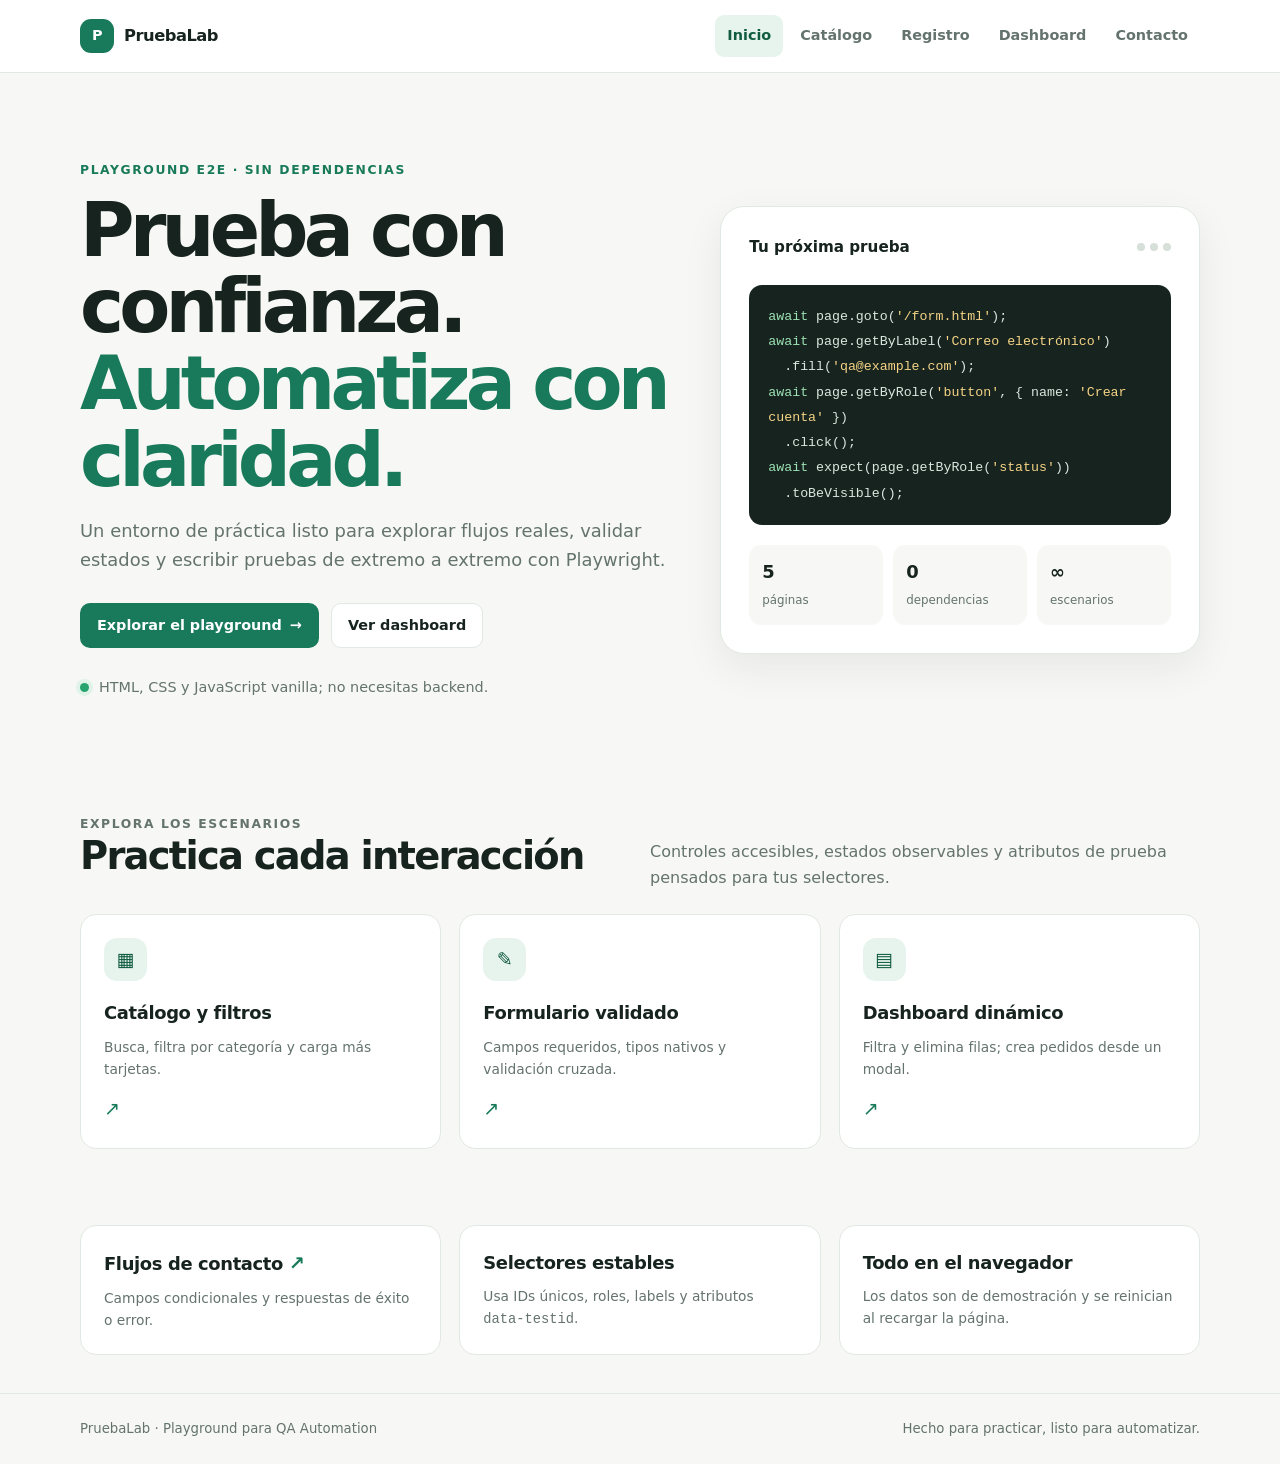
<file: index.html>
<!doctype html>
<html lang="es">
<head>
  <meta charset="utf-8">
  <meta name="viewport" content="width=device-width, initial-scale=1">
  <meta name="description" content="Un playground estático para practicar automatización E2E con Playwright.">
  <title>PruebaLab — Playground E2E</title>
  <link rel="stylesheet" href="styles.css">
  <script src="app.js" defer></script>
</head>
<body>
  <header class="site-header">
    <nav class="nav-wrap" aria-label="Navegación principal">
      <a class="brand" href="index.html"><span class="brand-mark" aria-hidden="true">P</span> PruebaLab</a>
      <button class="menu-toggle" type="button" data-nav-toggle aria-expanded="false" aria-label="Abrir menú">☰</button>
      <div class="nav-links" data-nav-links>
        <a href="index.html" data-page-link>Inicio</a><a href="catalog.html" data-page-link>Catálogo</a><a href="form.html" data-page-link>Registro</a><a href="dashboard.html" data-page-link>Dashboard</a><a href="contact.html" data-page-link>Contacto</a>
      </div>
    </nav>
  </header>
  <main>
    <section class="hero">
      <div class="container hero-grid">
        <div>
          <p class="eyebrow">Playground E2E · sin dependencias</p>
          <h1>Prueba con confianza. <span>Automatiza con claridad.</span></h1>
          <p class="lead">Un entorno de práctica listo para explorar flujos reales, validar estados y escribir pruebas de extremo a extremo con Playwright.</p>
          <div class="hero-actions"><a class="button" href="catalog.html">Explorar el playground <span aria-hidden="true">→</span></a><a class="button button--secondary" href="dashboard.html">Ver dashboard</a></div>
          <div class="hero-note"><span class="status-dot" aria-hidden="true"></span> HTML, CSS y JavaScript vanilla; no necesitas backend.</div>
        </div>
        <aside class="hero-card" aria-label="Ejemplo de prueba Playwright">
          <div class="hero-card-top"><strong>Tu próxima prueba</strong><div class="code-dots" aria-hidden="true"><span></span><span></span><span></span></div></div>
          <div class="code-sample"><span class="green">await</span> page.goto(<span class="yellow">'/form.html'</span>);<br><span class="green">await</span> page.getByLabel(<span class="yellow">'Correo electrónico'</span>)<br>&nbsp;&nbsp;.fill(<span class="yellow">'qa@example.com'</span>);<br><span class="green">await</span> page.getByRole(<span class="yellow">'button'</span>, { name: <span class="yellow">'Crear cuenta'</span> })<br>&nbsp;&nbsp;.click();<br><span class="green">await</span> expect(page.getByRole(<span class="yellow">'status'</span>))<br>&nbsp;&nbsp;.toBeVisible();</div>
          <div class="metric-row"><div class="metric"><strong>5</strong><span>páginas</span></div><div class="metric"><strong>0</strong><span>dependencias</span></div><div class="metric"><strong>∞</strong><span>escenarios</span></div></div>
        </aside>
      </div>
    </section>
    <section class="section section--compact">
      <div class="container">
        <div class="section-heading"><div><p class="eyebrow">Explora los escenarios</p><h2>Practica cada interacción</h2></div><p>Controles accesibles, estados observables y atributos de prueba pensados para tus selectores.</p></div>
        <div class="feature-grid">
          <a class="card link-card" href="catalog.html"><div class="feature-icon" aria-hidden="true">▦</div><h3>Catálogo y filtros</h3><p class="muted small">Busca, filtra por categoría y carga más tarjetas.</p><span class="arrow" aria-hidden="true">↗</span></a>
          <a class="card link-card" href="form.html"><div class="feature-icon" aria-hidden="true">✎</div><h3>Formulario validado</h3><p class="muted small">Campos requeridos, tipos nativos y validación cruzada.</p><span class="arrow" aria-hidden="true">↗</span></a>
          <a class="card link-card" href="dashboard.html"><div class="feature-icon" aria-hidden="true">▤</div><h3>Dashboard dinámico</h3><p class="muted small">Filtra y elimina filas; crea pedidos desde un modal.</p><span class="arrow" aria-hidden="true">↗</span></a>
        </div>
      </div>
    </section>
    <section class="section section--compact">
      <div class="container link-grid">
        <a class="card link-card" href="contact.html"><h3>Flujos de contacto <span class="arrow" aria-hidden="true">↗</span></h3><p class="muted small">Campos condicionales y respuestas de éxito o error.</p></a>
        <div class="card"><h3>Selectores estables</h3><p class="muted small">Usa IDs únicos, roles, labels y atributos <code>data-testid</code>.</p></div>
        <div class="card"><h3>Todo en el navegador</h3><p class="muted small">Los datos son de demostración y se reinician al recargar la página.</p></div>
      </div>
    </section>
  </main>
  <footer class="site-footer"><div class="container footer-inner"><span>PruebaLab · Playground para QA Automation</span><span>Hecho para practicar, listo para automatizar.</span></div></footer>
</body>
</html>
</file>
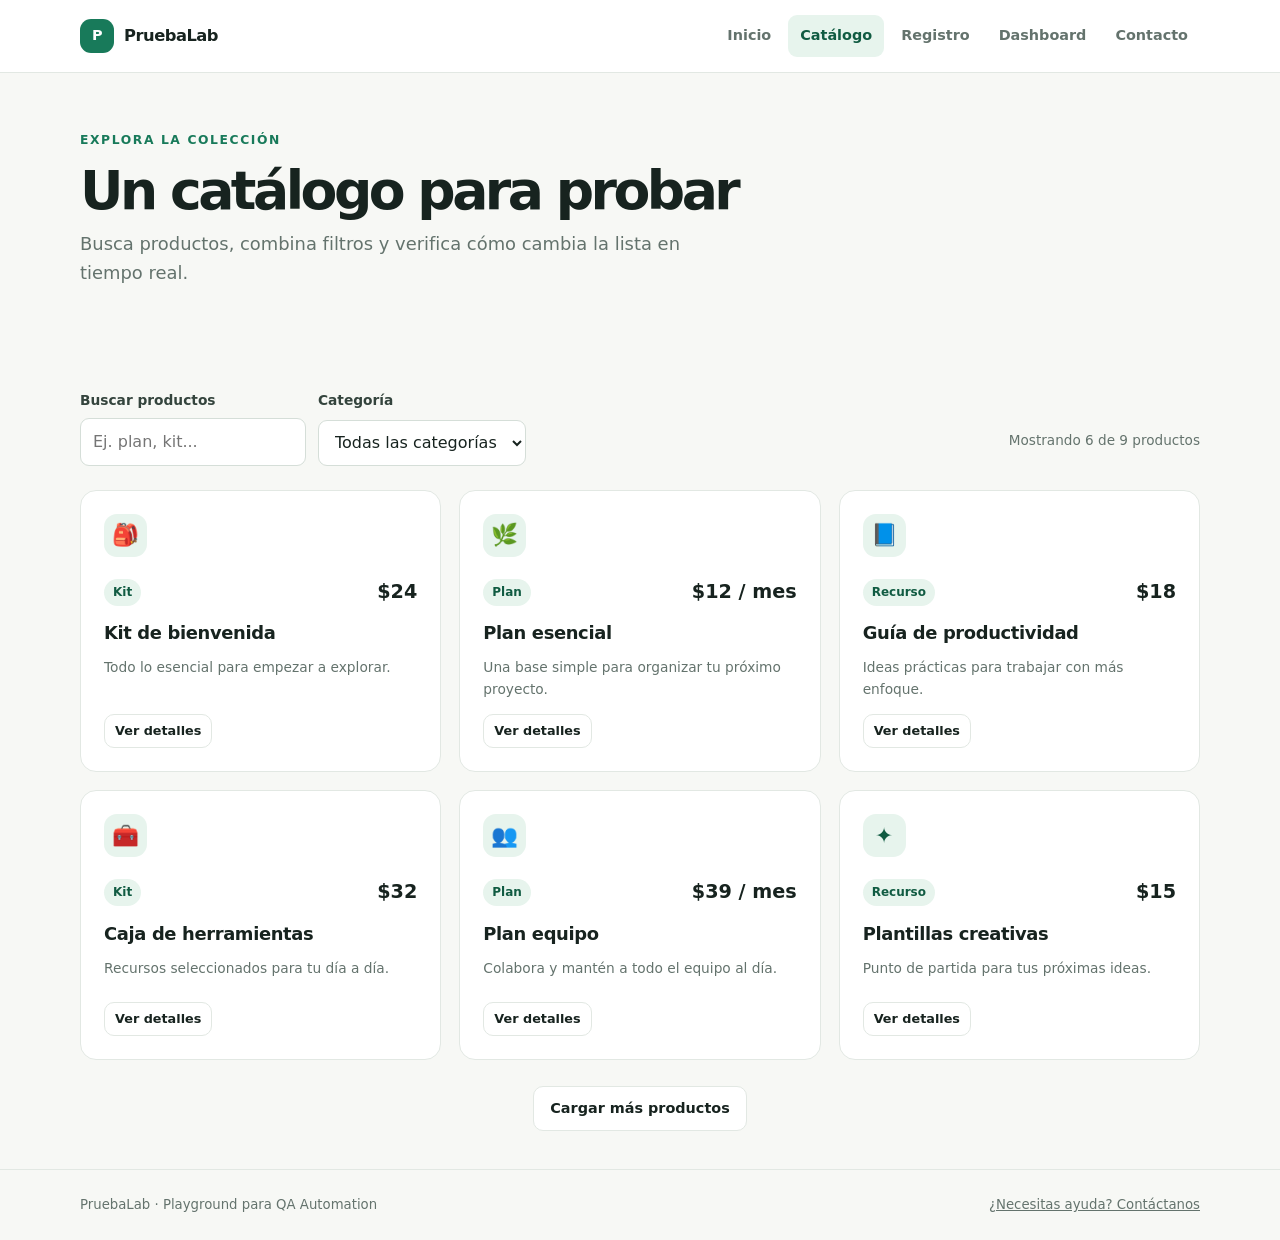
<file: catalog.html>
<!doctype html>
<html lang="es">
<head>
  <meta charset="utf-8">
  <meta name="viewport" content="width=device-width, initial-scale=1">
  <meta name="description" content="Catálogo de demostración con filtros y carga dinámica para pruebas E2E.">
  <title>Catálogo — PruebaLab</title>
  <link rel="stylesheet" href="styles.css">
  <script src="app.js" defer></script>
</head>
<body>
  <header class="site-header"><nav class="nav-wrap" aria-label="Navegación principal">
    <a class="brand" href="index.html"><span class="brand-mark" aria-hidden="true">P</span> PruebaLab</a>
    <button class="menu-toggle" type="button" data-nav-toggle aria-expanded="false" aria-label="Abrir menú">☰</button>
    <div class="nav-links" data-nav-links><a href="index.html" data-page-link>Inicio</a><a href="catalog.html" data-page-link>Catálogo</a><a href="form.html" data-page-link>Registro</a><a href="dashboard.html" data-page-link>Dashboard</a><a href="contact.html" data-page-link>Contacto</a></div>
  </nav></header>
  <main>
    <section class="page-intro"><div class="container"><p class="eyebrow">Explora la colección</p><h1>Un catálogo para probar</h1><p class="lead">Busca productos, combina filtros y verifica cómo cambia la lista en tiempo real.</p></div></section>
    <section class="section section--compact"><div class="container">
      <div class="toolbar">
        <div class="toolbar-controls">
          <div class="field"><label for="product-search">Buscar productos</label><input id="product-search" name="search" type="search" placeholder="Ej. plan, kit..." data-testid="product-search"></div>
          <div class="field"><label for="product-category">Categoría</label><select class="filter-select" id="product-category" name="category" data-testid="category-filter"><option value="all">Todas las categorías</option><option value="starter">Kits</option><option value="plans">Planes</option><option value="resources">Recursos</option></select></div>
        </div>
        <p id="product-count" class="result-count" aria-live="polite"></p>
      </div>
      <div class="product-grid" id="product-grid" data-testid="product-list" aria-live="polite"></div>
      <div class="load-more-wrap"><button class="button button--secondary" id="btn-load-more" type="button" data-testid="load-more">Cargar más productos</button></div>
    </div></section>
    <div class="modal-backdrop" id="product-details-modal" data-testid="product-details-modal" hidden>
      <section class="modal" role="dialog" aria-modal="true" aria-labelledby="product-details-title" aria-describedby="product-details-description">
        <div class="modal-header">
          <div><p class="eyebrow">Detalle del producto</p><h2 id="product-details-title"></h2></div>
          <button class="icon-button" id="btn-close-product-details" type="button" aria-label="Cerrar detalles">×</button>
        </div>
        <p class="modal-body" id="product-details-description"></p>
        <div class="modal-actions"><button class="button" id="btn-done-product-details" type="button">Listo</button></div>
      </section>
    </div>
  </main>
  <footer class="site-footer"><div class="container footer-inner"><span>PruebaLab · Playground para QA Automation</span><a href="contact.html">¿Necesitas ayuda? Contáctanos</a></div></footer>
</body>
</html>
</file>
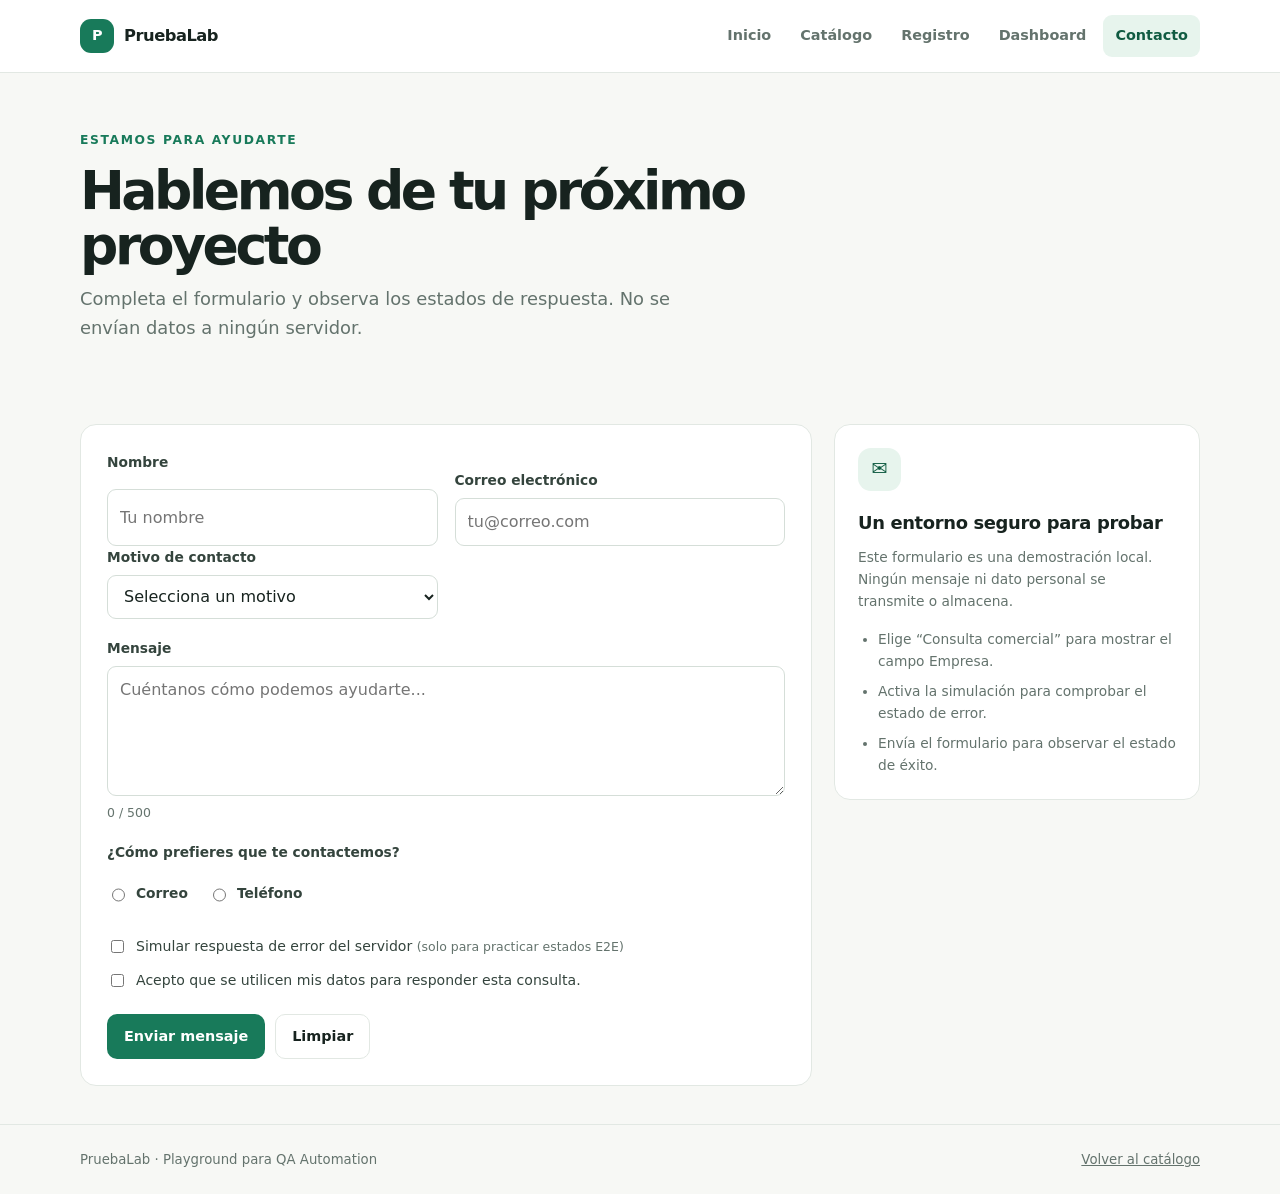
<file: contact.html>
<!doctype html>
<html lang="es">
<head>
  <meta charset="utf-8">
  <meta name="viewport" content="width=device-width, initial-scale=1">
  <meta name="description" content="Formulario de contacto con campos condicionales y estados de respuesta E2E.">
  <title>Contacto — PruebaLab</title>
  <link rel="stylesheet" href="styles.css">
  <script src="app.js" defer></script>
</head>
<body>
  <header class="site-header"><nav class="nav-wrap" aria-label="Navegación principal">
    <a class="brand" href="index.html"><span class="brand-mark" aria-hidden="true">P</span> PruebaLab</a>
    <button class="menu-toggle" type="button" data-nav-toggle aria-expanded="false" aria-label="Abrir menú">☰</button>
    <div class="nav-links" data-nav-links><a href="index.html" data-page-link>Inicio</a><a href="catalog.html" data-page-link>Catálogo</a><a href="form.html" data-page-link>Registro</a><a href="dashboard.html" data-page-link>Dashboard</a><a href="contact.html" data-page-link>Contacto</a></div>
  </nav></header>
  <main>
    <section class="page-intro"><div class="container"><p class="eyebrow">Estamos para ayudarte</p><h1>Hablemos de tu próximo proyecto</h1><p class="lead">Completa el formulario y observa los estados de respuesta. No se envían datos a ningún servidor.</p></div></section>
    <section class="section section--compact"><div class="container form-layout">
      <form class="form-card" id="contact-form" data-testid="contact-form" novalidate>
        <div class="field-row">
          <div class="field"><label for="contact-name">Nombre</label><input id="contact-name" name="contactName" type="text" autocomplete="name" required minlength="2" placeholder="Tu nombre"></div>
          <div class="field"><label for="contact-email">Correo electrónico</label><input id="contact-email" name="contactEmail" type="email" autocomplete="email" required placeholder="tu@correo.com"></div>
        </div>
        <div class="field-row">
          <div class="field"><label for="inquiry-type">Motivo de contacto</label><select id="inquiry-type" name="inquiryType" required><option value="">Selecciona un motivo</option><option value="support">Soporte</option><option value="business">Consulta comercial</option><option value="feedback">Comentarios</option></select></div>
          <div class="field conditional-field" id="company-field" hidden><label for="company-name">Empresa</label><input id="company-name" name="companyName" type="text" autocomplete="organization" placeholder="Nombre de tu empresa"></div>
        </div>
        <div class="field"><label for="contact-message">Mensaje</label><textarea id="contact-message" name="message" required minlength="10" maxlength="500" placeholder="Cuéntanos cómo podemos ayudarte..."></textarea><span class="field-hint" id="message-count" aria-live="polite">0 / 500</span></div>
        <div class="field">
          <span class="field-label" id="reply-label">¿Cómo prefieres que te contactemos?</span>
          <div class="choice-group" role="radiogroup" aria-labelledby="reply-label">
            <label class="choice"><input type="radio" name="replyMethod" value="email" required> Correo</label>
            <label class="choice"><input type="radio" name="replyMethod" value="phone"> Teléfono</label>
          </div>
        </div>
        <label class="checkbox-row" style="margin-top: 18px"><input id="simulate-error" name="simulateError" type="checkbox"><span>Simular respuesta de error del servidor <span class="field-hint">(solo para practicar estados E2E)</span></span></label>
        <label class="checkbox-row" style="margin-top: 12px"><input id="contact-consent" name="consent" type="checkbox" required><span>Acepto que se utilicen mis datos para responder esta consulta.</span></label>
        <div class="form-actions"><button class="button" id="btn-contact-submit" type="submit">Enviar mensaje</button><button class="button button--secondary" type="reset">Limpiar</button></div>
        <div class="form-status" id="contact-status" role="status" aria-live="polite" data-testid="contact-status"></div>
      </form>
      <aside class="card aside-card"><div class="feature-icon" aria-hidden="true">✉</div><h3>Un entorno seguro para probar</h3><p class="muted small">Este formulario es una demostración local. Ningún mensaje ni dato personal se transmite o almacena.</p><ul class="small"><li>Elige “Consulta comercial” para mostrar el campo Empresa.</li><li>Activa la simulación para comprobar el estado de error.</li><li>Envía el formulario para observar el estado de éxito.</li></ul></aside>
    </div></section>
  </main>
  <footer class="site-footer"><div class="container footer-inner"><span>PruebaLab · Playground para QA Automation</span><a href="catalog.html">Volver al catálogo</a></div></footer>
</body>
</html>
</file>
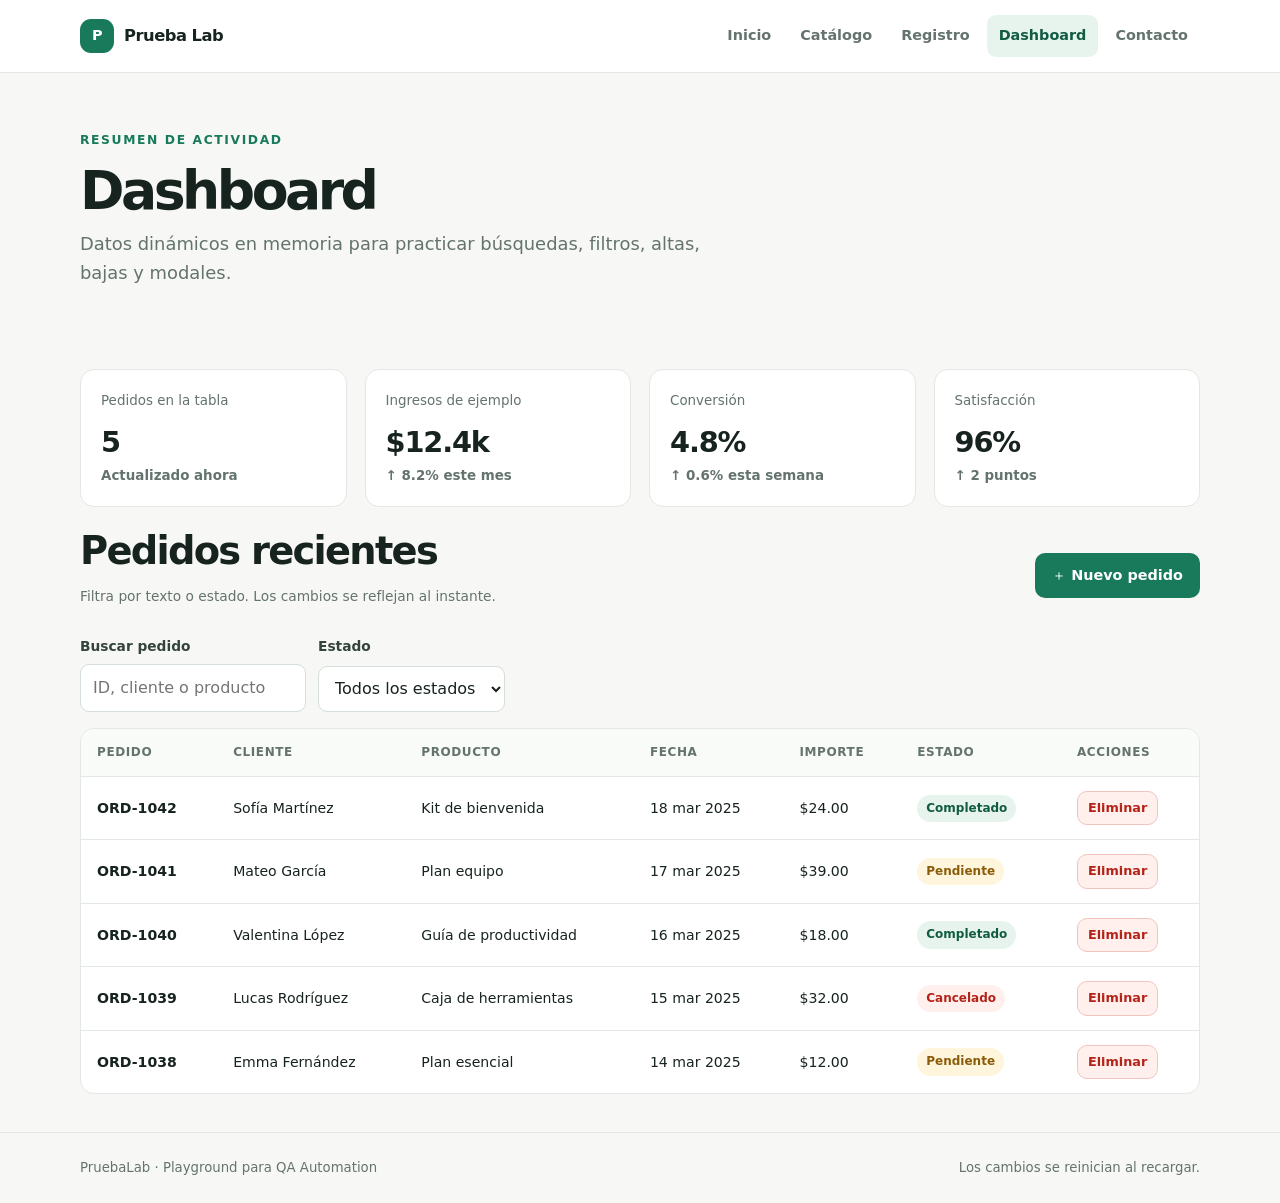
<file: dashboard.html>
<!doctype html>
<html lang="es">
<head>
  <meta charset="utf-8">
  <meta name="viewport" content="width=device-width, initial-scale=1">
  <meta name="description" content="Dashboard interactivo con tabla, filtros, modal y alertas para pruebas E2E.">
  <title>Dashboard — PruebaLab</title>
  <link rel="stylesheet" href="styles.css">
  <script src="app.js" defer></script>
</head>
<body>
  <header class="site-header"><nav class="nav-wrap" aria-label="Navegación principal">
    <a class="brand" href="index.html"><span class="brand-mark" aria-hidden="true">P</span> Prueba Lab</a>
    <button class="menu-toggle" type="button" data-nav-toggle aria-expanded="false" aria-label="Abrir menú">☰</button>
    <div class="nav-links" data-nav-links><a href="index.html" data-page-link>Inicio</a><a href="catalog.html" data-page-link>Catálogo</a><a href="form.html" data-page-link>Registro</a><a href="dashboard.html" data-page-link>Dashboard</a><a href="contact.html" data-page-link>Contacto</a></div>
  </nav></header>
  <main>
    <section class="page-intro"><div class="container"><p class="eyebrow">Resumen de actividad</p><h1>Dashboard</h1><p class="lead">Datos dinámicos en memoria para practicar búsquedas, filtros, altas, bajas y modales.</p></div></section>
    <section class="section section--compact"><div class="container">
      <div class="stats-grid">
        <article class="stat-card"><span>Pedidos en la tabla</span><strong id="order-total" data-testid="order-total">5</strong><span class="stat-change">Actualizado ahora</span></article>
        <article class="stat-card"><span>Ingresos de ejemplo</span><strong>$12.4k</strong><span class="stat-change">↑ 8.2% este mes</span></article>
        <article class="stat-card"><span>Conversión</span><strong>4.8%</strong><span class="stat-change">↑ 0.6% esta semana</span></article>
        <article class="stat-card"><span>Satisfacción</span><strong>96%</strong><span class="stat-change">↑ 2 puntos</span></article>
      </div>
      <div class="table-toolbar">
        <div><h2>Pedidos recientes</h2><p class="muted small">Filtra por texto o estado. Los cambios se reflejan al instante.</p></div>
        <button class="button" id="btn-open-modal" type="button" data-testid="open-modal">＋ Nuevo pedido</button>
      </div>
      <div class="toolbar-controls">
        <div class="field"><label for="table-search">Buscar pedido</label><input id="table-search" name="tableSearch" type="search" placeholder="ID, cliente o producto" data-testid="table-search"></div>
        <div class="field"><label for="status-filter">Estado</label><select id="status-filter" name="status" class="filter-select" data-testid="status-filter"><option value="all">Todos los estados</option><option value="Completado">Completado</option><option value="Pendiente">Pendiente</option><option value="Cancelado">Cancelado</option></select></div>
      </div>
      <div class="table-wrap" style="margin-top: 16px">
        <table aria-label="Pedidos recientes">
          <thead><tr><th scope="col">Pedido</th><th scope="col">Cliente</th><th scope="col">Producto</th><th scope="col">Fecha</th><th scope="col">Importe</th><th scope="col">Estado</th><th scope="col">Acciones</th></tr></thead>
          <tbody id="orders-table" data-testid="orders-table"></tbody>
        </table>
      </div>
    </div></section>
    <div class="modal-backdrop" id="order-modal" hidden>
      <section class="modal" role="dialog" aria-modal="true" aria-labelledby="modal-title" aria-describedby="modal-description">
        <div class="modal-header"><div><p class="eyebrow">Nuevo registro</p><h2 id="modal-title">Crear pedido</h2></div><button class="icon-button" id="btn-close-modal" type="button" aria-label="Cerrar modal">×</button></div>
        <p class="modal-body" id="modal-description">Completa los datos para agregar una fila a la tabla.</p>
        <form id="order-form">
          <div class="field"><label for="order-customer">Nombre del cliente</label><input id="order-customer" name="customer" required minlength="2" placeholder="Nombre Apellido"></div>
          <div class="field" style="margin-top: 15px"><label for="order-item">Producto</label><select id="order-item" name="item" required><option value="">Selecciona un producto</option><option>Kit de bienvenida</option><option>Plan esencial</option><option>Guía de productividad</option><option>Caja de herramientas</option><option>Plan equipo</option><option>Plantillas creativas</option></select></div>
          <div class="modal-actions" style="margin-top: 22px"><button class="button button--secondary" id="btn-cancel-modal" type="button">Cancelar</button><button class="button" id="btn-create-order" type="submit">Guardar pedido</button></div>
        </form>
      </section>
    </div>
    <div class="toast-region" id="toast-region" aria-live="polite" aria-atomic="true"></div>
  </main>
  <footer class="site-footer"><div class="container footer-inner"><span>PruebaLab · Playground para QA Automation</span><span>Los cambios se reinician al recargar.</span></div></footer>
</body>
</html>
</file>
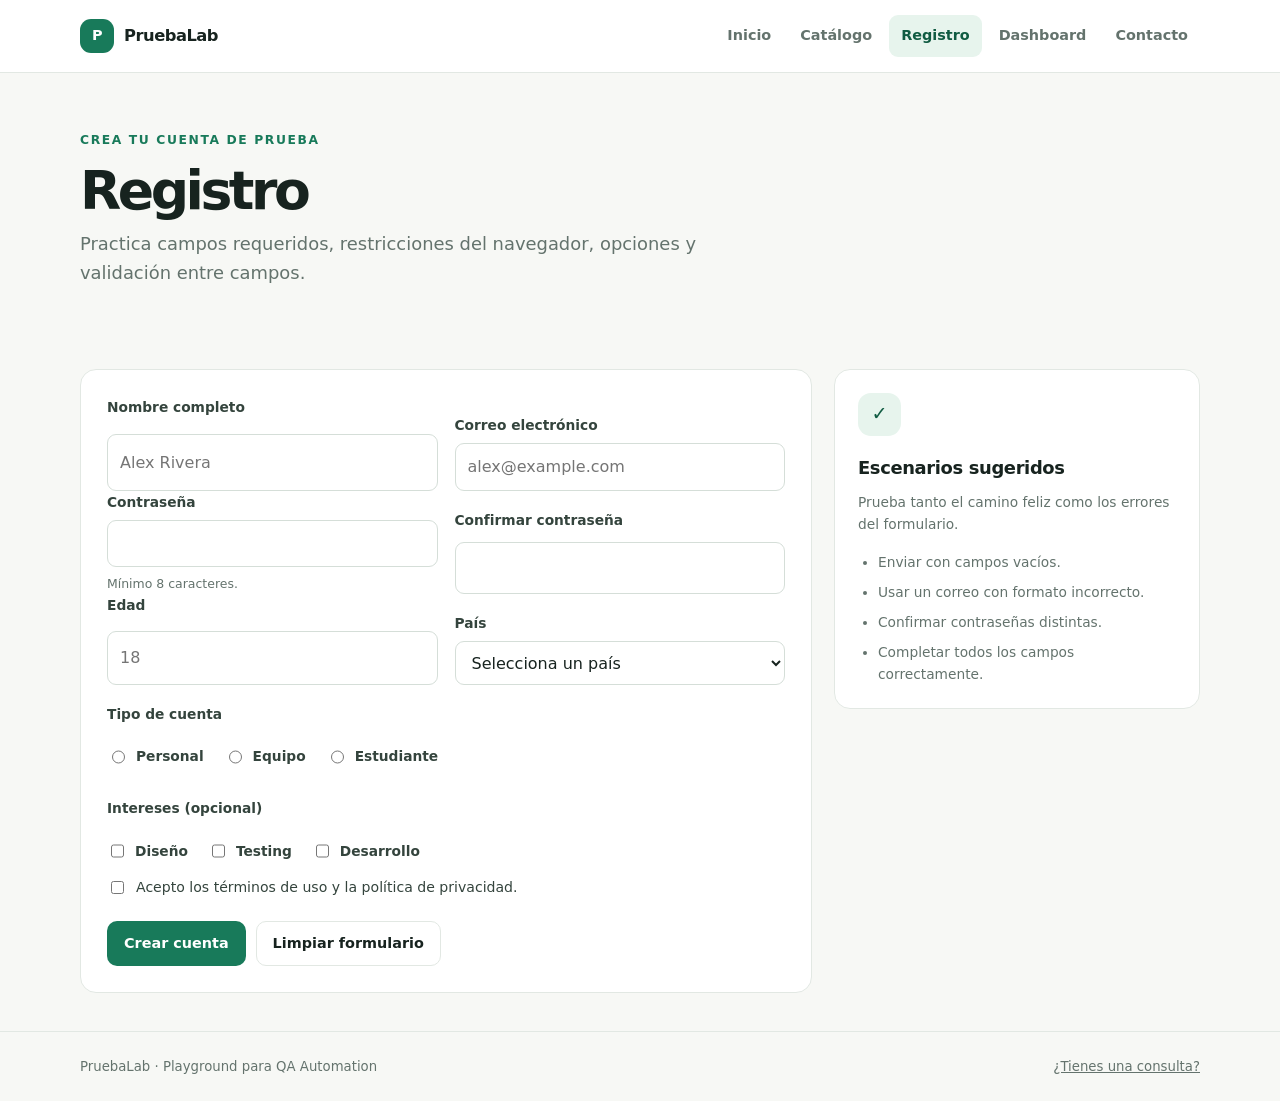
<file: form.html>
<!doctype html>
<html lang="es">
<head>
  <meta charset="utf-8">
  <meta name="viewport" content="width=device-width, initial-scale=1">
  <meta name="description" content="Formulario complejo de registro para practicar validaciones con Playwright.">
  <title>Registro — PruebaLab</title>
  <link rel="stylesheet" href="styles.css">
  <script src="app.js" defer></script>
</head>
<body>
  <header class="site-header"><nav class="nav-wrap" aria-label="Navegación principal">
    <a class="brand" href="index.html"><span class="brand-mark" aria-hidden="true">P</span> PruebaLab</a>
    <button class="menu-toggle" type="button" data-nav-toggle aria-expanded="false" aria-label="Abrir menú">☰</button>
    <div class="nav-links" data-nav-links><a href="index.html" data-page-link>Inicio</a><a href="catalog.html" data-page-link>Catálogo</a><a href="form.html" data-page-link>Registro</a><a href="dashboard.html" data-page-link>Dashboard</a><a href="contact.html" data-page-link>Contacto</a></div>
  </nav></header>
  <main>
    <section class="page-intro"><div class="container"><p class="eyebrow">Crea tu cuenta de prueba</p><h1>Registro</h1><p class="lead">Practica campos requeridos, restricciones del navegador, opciones y validación entre campos.</p></div></section>
    <section class="section section--compact"><div class="container form-layout">
      <form class="form-card" id="registration-form" data-testid="registration-form" novalidate>
        <div class="field-row">
          <div class="field"><label for="full-name">Nombre completo</label><input id="full-name" name="fullName" type="text" autocomplete="name" placeholder="Alex Rivera" required minlength="2"></div>
          <div class="field"><label for="email">Correo electrónico</label><input id="email" name="email" type="email" autocomplete="email" placeholder="alex@example.com" required></div>
        </div>
        <div class="field-row">
          <div class="field"><label for="password">Contraseña</label><input id="password" name="password" type="password" autocomplete="new-password" required minlength="8" aria-describedby="password-hint"><span class="field-hint" id="password-hint">Mínimo 8 caracteres.</span></div>
          <div class="field"><label for="confirm-password">Confirmar contraseña</label><input id="confirm-password" name="confirm-password" type="password" autocomplete="new-password" required minlength="8"></div>
        </div>
        <div class="field-row">
          <div class="field"><label for="age">Edad</label><input id="age" name="age" type="number" min="18" max="120" placeholder="18" required></div>
          <div class="field"><label for="country">País</label><select id="country" name="country" required><option value="">Selecciona un país</option><option value="ar">Argentina</option><option value="cl">Chile</option><option value="co">Colombia</option><option value="es">España</option><option value="mx">México</option><option value="other">Otro</option></select></div>
        </div>
        <div class="field">
          <span class="field-label" id="plan-label">Tipo de cuenta</span>
          <div class="choice-group" role="radiogroup" aria-labelledby="plan-label">
            <label class="choice"><input type="radio" name="accountType" value="personal" required> Personal</label>
            <label class="choice"><input type="radio" name="accountType" value="team"> Equipo</label>
            <label class="choice"><input type="radio" name="accountType" value="student"> Estudiante</label>
          </div>
        </div>
        <div class="field">
          <span class="field-label" id="interests-label">Intereses (opcional)</span>
          <div class="choice-group" role="group" aria-labelledby="interests-label">
            <label class="choice"><input type="checkbox" name="interests" value="design"> Diseño</label>
            <label class="choice"><input type="checkbox" name="interests" value="testing"> Testing</label>
            <label class="choice"><input type="checkbox" name="interests" value="development"> Desarrollo</label>
          </div>
        </div>
        <label class="checkbox-row"><input id="terms" name="terms" type="checkbox" required><span>Acepto los términos de uso y la política de privacidad.</span></label>
        <div class="form-actions"><button class="button" id="btn-submit" type="submit">Crear cuenta</button><button class="button button--secondary" id="btn-reset" type="reset">Limpiar formulario</button></div>
        <div class="form-status" id="registration-status" role="status" aria-live="polite"></div>
      </form>
      <aside class="card aside-card"><div class="feature-icon" aria-hidden="true">✓</div><h3>Escenarios sugeridos</h3><p class="muted small">Prueba tanto el camino feliz como los errores del formulario.</p><ul class="small"><li>Enviar con campos vacíos.</li><li>Usar un correo con formato incorrecto.</li><li>Confirmar contraseñas distintas.</li><li>Completar todos los campos correctamente.</li></ul></aside>
    </div></section>
  </main>
  <footer class="site-footer"><div class="container footer-inner"><span>PruebaLab · Playground para QA Automation</span><a href="contact.html">¿Tienes una consulta?</a></div></footer>
</body>
</html>
</file>
<file: styles.css>
:root {
  color-scheme: light;
  --ink: #17231f;
  --muted: #64736d;
  --paper: #f7f8f5;
  --surface: #fff;
  --line: #e2e8e3;
  --brand: #187a5a;
  --brand-dark: #105b42;
  --brand-soft: #e7f4ed;
  --danger: #b42318;
  --danger-soft: #fff0ee;
  --warning: #8a5b08;
  --warning-soft: #fff5dc;
  --radius: 16px;
  --shadow: 0 14px 40px rgb(23 35 31 / 7%);
  font-family: Inter, ui-sans-serif, system-ui, -apple-system, BlinkMacSystemFont, "Segoe UI", sans-serif;
  font-synthesis: none;
  text-rendering: optimizeLegibility;
}

* { box-sizing: border-box; }

body {
  min-width: 320px;
  margin: 0;
  background: var(--paper);
  color: var(--ink);
  line-height: 1.6;
}

a { color: inherit; }
button, input, select, textarea { font: inherit; }
button, a, input, select, textarea { -webkit-tap-highlight-color: transparent; }
button { cursor: pointer; }

.site-header {
  position: sticky;
  z-index: 20;
  top: 0;
  border-bottom: 1px solid var(--line);
  background: rgb(255 255 255 / 94%);
  backdrop-filter: blur(12px);
}

.nav-wrap {
  display: flex;
  width: min(1120px, calc(100% - 40px));
  min-height: 72px;
  margin: auto;
  align-items: center;
  justify-content: space-between;
  gap: 24px;
}

.brand {
  display: inline-flex;
  align-items: center;
  gap: 10px;
  color: var(--ink);
  font-size: 1.02rem;
  font-weight: 800;
  letter-spacing: -.03em;
  text-decoration: none;
  white-space: nowrap;
}

.brand-mark {
  display: grid;
  width: 34px;
  height: 34px;
  place-items: center;
  border-radius: 11px;
  background: var(--brand);
  color: white;
  font-size: .9rem;
}

.nav-links {
  display: flex;
  align-items: center;
  gap: 5px;
}

.nav-links a {
  padding: 9px 12px;
  border-radius: 9px;
  color: var(--muted);
  font-size: .9rem;
  font-weight: 650;
  text-decoration: none;
}

.nav-links a:hover, .nav-links a[aria-current="page"] {
  background: var(--brand-soft);
  color: var(--brand-dark);
}

.menu-toggle {
  display: none;
  width: 42px;
  height: 42px;
  border: 1px solid var(--line);
  border-radius: 10px;
  background: white;
  color: var(--ink);
}

main { min-height: calc(100vh - 145px); }
.container { width: min(1120px, calc(100% - 40px)); margin: 0 auto; }
.section { padding: 64px 0; }
.section--compact { padding: 38px 0; }

.eyebrow {
  margin: 0 0 12px;
  color: var(--brand);
  font-size: .77rem;
  font-weight: 800;
  letter-spacing: .13em;
  text-transform: uppercase;
}

h1, h2, h3, p { margin-top: 0; }
h1 {
  max-width: 760px;
  margin-bottom: 18px;
  font-size: clamp(2.4rem, 6vw, 4.65rem);
  letter-spacing: -.065em;
  line-height: 1.03;
}
h2 { margin-bottom: 12px; font-size: clamp(1.7rem, 3vw, 2.45rem); letter-spacing: -.045em; line-height: 1.15; }
h3 { margin-bottom: 8px; font-size: 1.12rem; letter-spacing: -.02em; }
.lead { max-width: 650px; color: var(--muted); font-size: 1.12rem; }
.muted { color: var(--muted); }
.small { font-size: .86rem; }
.section-heading { display: flex; margin-bottom: 24px; align-items: end; justify-content: space-between; gap: 20px; }
.section-heading p { max-width: 550px; margin-bottom: 0; color: var(--muted); }

.hero { padding: 88px 0 78px; }
.hero-grid { display: grid; align-items: center; grid-template-columns: 1.1fr .9fr; gap: 54px; }
.hero h1 span { color: var(--brand); }
.hero-actions { display: flex; margin-top: 28px; flex-wrap: wrap; gap: 12px; }
.hero-note { display: flex; margin-top: 28px; align-items: center; gap: 10px; color: var(--muted); font-size: .9rem; }
.status-dot { width: 9px; height: 9px; border-radius: 50%; background: #27a36e; box-shadow: 0 0 0 4px #dff3e8; }

.hero-card {
  padding: 28px;
  border: 1px solid var(--line);
  border-radius: 24px;
  background: var(--surface);
  box-shadow: var(--shadow);
}
.hero-card-top { display: flex; margin-bottom: 26px; align-items: center; justify-content: space-between; }
.hero-card-top strong { font-size: .95rem; }
.code-dots { display: flex; gap: 5px; }
.code-dots span { width: 8px; height: 8px; border-radius: 50%; background: #d7dfd9; }
.code-sample { overflow: hidden; padding: 19px; border-radius: 13px; background: #17231f; color: #d9e8df; font: .83rem/1.9 ui-monospace, SFMono-Regular, Consolas, monospace; }
.code-sample .green { color: #9ce2b3; }
.code-sample .yellow { color: #f5d485; }
.metric-row { display: grid; margin-top: 20px; grid-template-columns: repeat(3, 1fr); gap: 10px; }
.metric { padding: 13px; border-radius: 12px; background: var(--paper); }
.metric strong { display: block; font-size: 1.12rem; }
.metric span { color: var(--muted); font-size: .74rem; }

.feature-grid, .product-grid, .stats-grid, .link-grid { display: grid; grid-template-columns: repeat(3, 1fr); gap: 18px; }
.card {
  padding: 23px;
  border: 1px solid var(--line);
  border-radius: var(--radius);
  background: var(--surface);
}
.card p:last-child { margin-bottom: 0; }
.feature-icon, .product-icon {
  display: grid;
  width: 43px;
  height: 43px;
  margin-bottom: 18px;
  place-items: center;
  border-radius: 13px;
  background: var(--brand-soft);
  color: var(--brand-dark);
  font-size: 1.2rem;
}
.link-card { display: block; color: inherit; text-decoration: none; transition: transform .18s ease, box-shadow .18s ease; }
.link-card:hover { transform: translateY(-3px); box-shadow: var(--shadow); }
.link-card .arrow { color: var(--brand); font-size: 1.2rem; }

.button {
  display: inline-flex;
  min-height: 44px;
  padding: 10px 16px;
  align-items: center;
  justify-content: center;
  gap: 8px;
  border: 1px solid transparent;
  border-radius: 10px;
  background: var(--brand);
  color: white;
  font-size: .9rem;
  font-weight: 750;
  text-decoration: none;
  transition: background .15s ease, transform .15s ease;
}
.button:hover { transform: translateY(-1px); background: var(--brand-dark); }
.button:disabled { cursor: not-allowed; opacity: .58; transform: none; }
.button--secondary { border-color: var(--line); background: white; color: var(--ink); }
.button--secondary:hover { background: #f1f5f2; }
.button--danger { border-color: #f0c4bf; background: var(--danger-soft); color: var(--danger); }
.button--danger:hover { background: #ffe2de; }
.button--small { min-height: 34px; padding: 6px 10px; font-size: .8rem; }
.icon-button { display: inline-grid; width: 38px; height: 38px; place-items: center; border: 1px solid var(--line); border-radius: 10px; background: white; color: var(--ink); font-size: 1.1rem; }
.icon-button:hover { background: var(--paper); }

.page-intro { padding: 58px 0 26px; }
.page-intro h1 { margin-bottom: 12px; font-size: clamp(2.2rem, 5vw, 3.35rem); }
.toolbar { display: flex; margin: 20px 0 24px; align-items: end; justify-content: space-between; gap: 16px; }
.toolbar-controls { display: flex; flex-wrap: wrap; gap: 12px; }
.field { display: grid; gap: 7px; }
.field label, .field-label { color: #34443d; font-size: .86rem; font-weight: 700; }
.field input, .field select, .field textarea, .control {
  width: 100%;
  min-height: 44px;
  padding: 10px 12px;
  border: 1px solid #d5ded8;
  border-radius: 9px;
  outline: none;
  background: white;
  color: var(--ink);
}
.field textarea { min-height: 130px; resize: vertical; }
.field input:focus, .field select:focus, .field textarea:focus, .control:focus { border-color: var(--brand); box-shadow: 0 0 0 3px rgb(24 122 90 / 13%); }
.field input[aria-invalid="true"], .field textarea[aria-invalid="true"] { border-color: var(--danger); }
.field-hint { color: var(--muted); font-size: .78rem; }
.field-error { min-height: 1em; color: var(--danger); font-size: .8rem; }
.field-row { display: grid; grid-template-columns: repeat(2, 1fr); gap: 17px; }
.form-layout { display: grid; grid-template-columns: minmax(0, 1.5fr) minmax(250px, .75fr); align-items: start; gap: 22px; }
.form-card { padding: 26px; border: 1px solid var(--line); border-radius: var(--radius); background: white; }
.form-card .field + .field, .form-card .field-row + .field, .form-card .field + .field-row { margin-top: 18px; }
.choice-group { display: flex; flex-wrap: wrap; gap: 12px 20px; }
.choice { display: inline-flex; align-items: center; gap: 8px; color: #34443d; font-size: .9rem; }
.choice input { accent-color: var(--brand); }
.checkbox-row { display: flex; align-items: flex-start; gap: 9px; color: #34443d; font-size: .88rem; }
.checkbox-row input { margin-top: 5px; accent-color: var(--brand); }
.form-actions { display: flex; margin-top: 22px; flex-wrap: wrap; gap: 10px; }
.form-status { display: none; margin: 16px 0 0; padding: 13px 15px; border-radius: 10px; font-size: .9rem; }
.form-status.is-visible { display: block; }
.form-status.is-success { background: var(--brand-soft); color: var(--brand-dark); }
.form-status.is-error { background: var(--danger-soft); color: var(--danger); }
.form-status.is-info { background: var(--warning-soft); color: var(--warning); }
.aside-card { position: sticky; top: 94px; }
.aside-card ul { margin: 16px 0 0; padding-left: 20px; color: var(--muted); }
.aside-card li + li { margin-top: 8px; }
.conditional-field[hidden] { display: none; }

.stats-grid { grid-template-columns: repeat(4, 1fr); }
.stat-card { padding: 20px; border: 1px solid var(--line); border-radius: 14px; background: white; }
.stat-card span { display: block; color: var(--muted); font-size: .84rem; }
.stat-card strong { display: block; margin-top: 7px; font-size: 1.8rem; letter-spacing: -.04em; }
.stat-change { color: var(--brand); font-size: .78rem; font-weight: 700; }
.table-wrap { overflow-x: auto; border: 1px solid var(--line); border-radius: 14px; background: white; }
table { width: 100%; border-collapse: collapse; text-align: left; }
th, td { padding: 14px 16px; border-bottom: 1px solid var(--line); white-space: nowrap; }
th { background: #f9fbf9; color: var(--muted); font-size: .75rem; letter-spacing: .05em; text-transform: uppercase; }
td { font-size: .88rem; }
tbody tr:last-child td { border-bottom: 0; }
tbody tr:hover { background: #fbfdfb; }
.badge { display: inline-flex; padding: 4px 9px; align-items: center; border-radius: 999px; background: var(--brand-soft); color: var(--brand-dark); font-size: .75rem; font-weight: 750; }
.badge--pending { background: var(--warning-soft); color: var(--warning); }
.badge--cancelled { background: var(--danger-soft); color: var(--danger); }
.empty-state { padding: 36px 16px; color: var(--muted); text-align: center; }
.table-toolbar { display: flex; margin: 22px 0 14px; align-items: center; justify-content: space-between; gap: 14px; }
.table-toolbar .field { width: min(310px, 100%); }
.row-actions { display: flex; gap: 7px; }

.modal-backdrop { position: fixed; z-index: 50; inset: 0; display: grid; padding: 20px; place-items: center; background: rgb(13 27 21 / 54%); }
.modal-backdrop[hidden] { display: none; }
.modal {
  width: min(480px, 100%);
  padding: 24px;
  border: 1px solid var(--line);
  border-radius: 18px;
  background: white;
  box-shadow: 0 24px 80px rgb(0 0 0 / 22%);
}
.modal-header { display: flex; align-items: start; justify-content: space-between; gap: 20px; }
.modal-header h2 { margin-bottom: 5px; font-size: 1.55rem; }
.modal-body { margin: 16px 0 22px; color: var(--muted); }
.modal-actions { display: flex; justify-content: flex-end; gap: 10px; }
.toast-region { position: fixed; z-index: 60; right: 20px; bottom: 20px; display: grid; width: min(380px, calc(100% - 40px)); gap: 10px; }
.toast { padding: 14px 16px; border: 1px solid #c9e6d4; border-radius: 12px; background: #f0fbf4; color: var(--brand-dark); box-shadow: var(--shadow); }
.toast--error { border-color: #f0c4bf; background: var(--danger-soft); color: var(--danger); }

.product-card { display: flex; min-height: 270px; flex-direction: column; }
.product-card .product-icon { font-size: 1.35rem; }
.product-meta { display: flex; margin: 2px 0 12px; align-items: center; justify-content: space-between; gap: 8px; }
.product-price { font-size: 1.2rem; font-weight: 800; }
.product-card .button { margin-top: auto; align-self: flex-start; }
.filter-select { width: 185px; }
.load-more-wrap { display: flex; margin-top: 26px; justify-content: center; }
.result-count { color: var(--muted); font-size: .85rem; }

.site-footer { padding: 24px 0; border-top: 1px solid var(--line); color: var(--muted); font-size: .83rem; }
.footer-inner { display: flex; justify-content: space-between; gap: 16px; }
.visually-hidden { position: absolute; overflow: hidden; width: 1px; height: 1px; clip: rect(0, 0, 0, 0); white-space: nowrap; clip-path: inset(50%); }

@media (max-width: 780px) {
  .nav-wrap { min-height: 64px; }
  .menu-toggle { display: inline-grid; place-items: center; }
  .nav-links { position: absolute; top: calc(100% + 1px); right: 0; left: 0; display: none; padding: 10px 20px 16px; border-bottom: 1px solid var(--line); background: white; }
  .nav-links.is-open { display: grid; }
  .nav-links a { padding: 11px 12px; }
  .hero { padding: 60px 0; }
  .hero-grid, .form-layout { grid-template-columns: 1fr; }
  .hero-grid { gap: 34px; }
  .aside-card { position: static; }
  .feature-grid, .product-grid, .link-grid { grid-template-columns: repeat(2, 1fr); }
  .stats-grid { grid-template-columns: repeat(2, 1fr); }
}

@media (max-width: 540px) {
  .container, .nav-wrap { width: min(100% - 30px, 1120px); }
  .section { padding: 46px 0; }
  .hero { padding: 48px 0; }
  .hero-card { padding: 20px; }
  .feature-grid, .product-grid, .link-grid, .field-row { grid-template-columns: 1fr; }
  .toolbar, .section-heading, .footer-inner { align-items: stretch; flex-direction: column; }
  .toolbar-controls { width: 100%; }
  .toolbar-controls .field, .filter-select { width: 100%; }
  .form-card { padding: 20px; }
  .stats-grid { gap: 10px; }
  .stat-card { padding: 15px; }
  .stat-card strong { font-size: 1.5rem; }
  .metric-row { grid-template-columns: 1fr; }
  .table-toolbar { align-items: stretch; flex-direction: column; }
}

@media (prefers-reduced-motion: reduce) {
  *, *::before, *::after { scroll-behavior: auto !important; transition-duration: .01ms !important; animation-duration: .01ms !important; }
}
</file>
